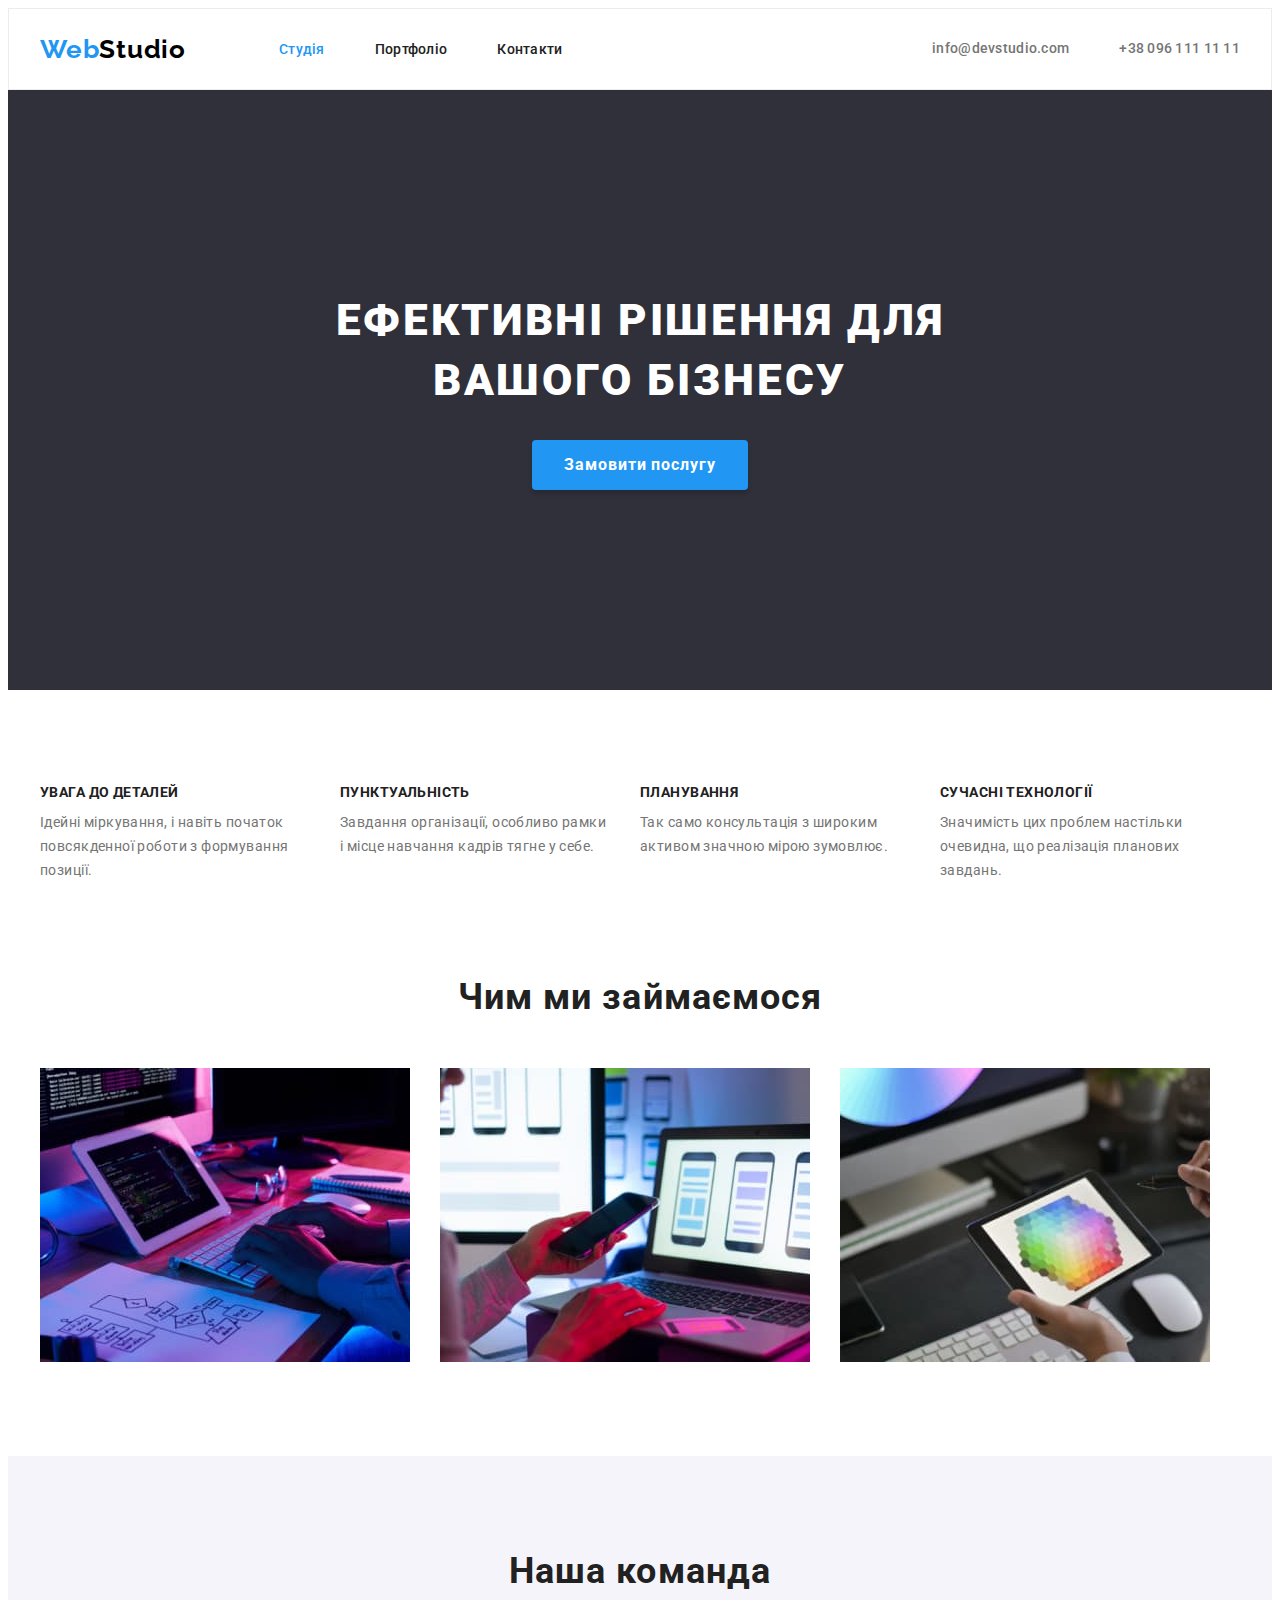
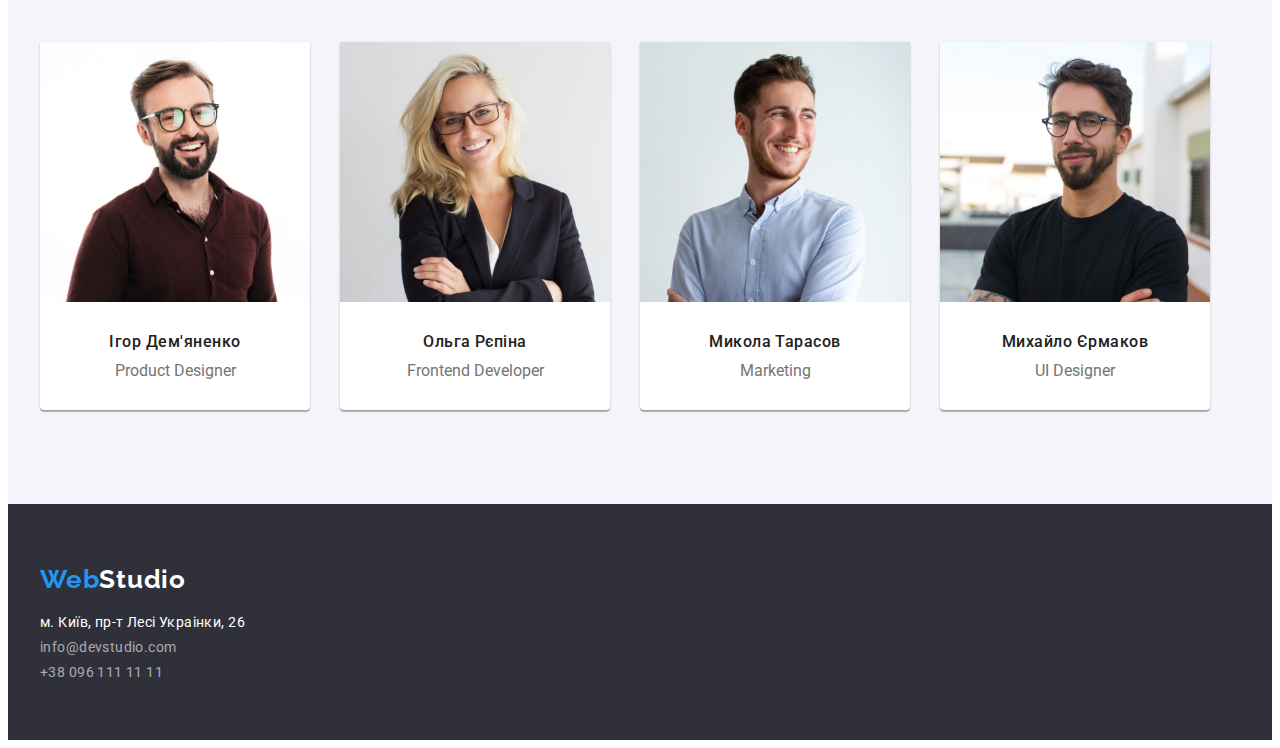
<file: index.html>
<!DOCTYPE html>
<html lang="uk">
  <head>
    <meta charset="UTF-8" />
    <meta http-equiv="X-UA-Compatible" content="IE=edge" />
    <meta name="viewport" content="width=device-width, initial-scale=1.0" />
    <title>Студія</title>

    <!----Morden Nornilize----->

    <link rel="stylesheet" href="https://cdnjs.cloudflare.com/ajax/libs/modern-normalize/1.1.0/modern-normalize.min.css" integrity="sha512-wpPYUAdjBVSE4KJnH1VR1HeZfpl1ub8YT/NKx4PuQ5NmX2tKuGu6U/JRp5y+Y8XG2tV+wKQpNHVUX03MfMFn9Q==" crossorigin="anonymous" referrerpolicy="no-referrer" />

   <!----Styles----->

    <link rel="stylesheet" href="./css/styles.css" />

    <!-------Google fonts---->
    
    <link rel="preconnect" href="https://fonts.googleapis.com" />
    <link rel="preconnect" href="https://fonts.gstatic.com" crossorigin />
    <link
      href="https://fonts.googleapis.com/css2?family=Raleway:wght@700&family=Roboto:wght@400;500;700;900&display=swap"
      rel="stylesheet"
    />
  </head>
  <body>
    <header class="site-header">
      <div class="container">
        <nav class="header-nav">
          <a class="logo" href="./index.html"
            ><span class="accent">Web</span>Studio</a
          >
          <ul class="header-nav-links">
            <li>
              <a class="nav-links current-page" href="./index.html">Студія</a>
            </li>
            <li>
              <a class="nav-links" href="./portfolio.html">Портфоліо</a>
            </li>
            <li>
              <a class="nav-links" href="#">Контакти</a>
            </li>
          </ul>
        </nav>
        <ul class="header-contacts-link">
          <li>
            <a class="contacts-link" href="mailto:info@devstudio.com"
              >info@devstudio.com</a
            >
          </li>
          <li>
            <a class="contacts-link" href="tel:380961111111">+38 096 111 11 11</a>
          </li>
      </div>
      </ul>
    </header>
    <main>
      <section class="hero section">
        <div class="container">
          <h1 class="hero-title">Ефективні рішення для вашого бізнесу</h1>
          <button type="button" class="hero-btn">Замовити послугу</button>
        </div>
      </section>
      <section class="section">
        <div class="container">
          <h2 class="visually-hidden">Особливості</h2>
          <ul class="features">
            <li>
              <h3 class="features-title">УВАГА ДО ДЕТАЛЕЙ</h3>
              <p class="features-text">
                Ідейні міркування, і навіть початок повсякденної роботи з
                формування позиції.
              </p>
            </li>
            <li>
              <h3 class="features-title">ПУНКТУАЛЬНІСТЬ</h3>
              <p class="features-text">
                Завдання організації, особливо рамки і місце навчання кадрів тягне
                у себе.
              </p>
            </li>
            <li>
              <h3 class="features-title">ПЛАНУВАННЯ</h3>
              <p class="features-text">
                Так само консультація з широким активом значною мірою зумовлює.
              </p>
            </li>
            <li>
              <h3 class="features-title">СУЧАСНІ ТЕХНОЛОГІЇ</h3>
              <p class="features-text">
                Значимість цих проблем настільки очевидна, що реалізація планових
                завдань.
              </p>
            </li>
          </ul>
        </div>
      </section>
      <section class="section about">
        <div class="container">
          <h2 class="section-title">Чим ми займаємося</h2>
          <ul class="services">
            <li>
              <img
                src="./images/services/box1.jpg"
                alt="програмування"
                width="370"
              />
            </li>
            <li>
              <img
                src="./images/services/box2.jpg"
                alt="мобільні додатки"
                width="370"
              />
            </li>
            <li>
              <img
                src="./images/services/box3.jpg"
                alt="дизайнерські рішення"
                width="370"
              />
            </li>
          </ul>
        </div>  
      </section>
      <section class="our-team section">
        <div class="container">
          <h2 class="section-title">Наша команда</h2>
          <ul class="our-team-card">
            <li class="our-team-list">
              <img
                src="./images/team/photo-Igor-Demyanenko.jpg"
                alt="перший член команди"
                width="270"
                height="260"
              />
              <div class="our-team-card-container">
                <h3 class="our-team-title">Ігор Дем'яненко</h3>
                <p class="our-team-text" lang="en">Product Designer</p>
              </div>
            </li>
            <li class="our-team-list">
              <img
                src="./images/team/photo-Olha-Repina.jpg"
                alt="другий член команди"
                width="270"
                height="260"
              />
              <div class="our-team-card-container">
                <h3 class="our-team-title">Ольга Рєпіна</h3>
                <p class="our-team-text" lang="en">Frontend Developer</p>
              </div>
            </li>
            <li class="our-team-list">
              <img
                src="./images/team/photo-Mykola-Tarasov.jpg"
                alt="третій член команди"
                width="270"
                height="260"
              />
              <div class="our-team-card-container">
                <h3 class="our-team-title">Микола Тарасов</h3>
                <p class="our-team-text" lang="en">Marketing</p>
              </div>
            </li>
            <li class="our-team-list">
              <img
                src="./images/team/photo-Mykhailo-Yermakov.jpg"
                alt="четвертий член командми"
                width="270"
                height="260"
              />
              <div class="our-team-card-container">
                <h3 class="our-team-title">Михайло Єрмаков</h3>
                <p class="our-team-text" lang="en">UI Designer</p>
              </div>
            </li>
          </ul>
        </div>
      </section>
    </main>
    <footer class="footer">
      <div class="container">
        <a class="logo-footer" href="./index.html"
          ><span class="accent">Web</span>Studio</a
        >
        <address class="footer-adress">
          <ul> 
            <li class="footer-adress-links">
              <a
                class="footer-map"
                href="https://goo.gl/maps/CPtrU1FHBa2aNyZL9"
                target="_blank"
                rel="noopener noreferrer nofollow"
                >м. Київ, пр-т Лесі Украінки, 26</a
              >
            </li>
            <li class="footer-adress-links">
              <a class="footer-contacts" href="mailto:info@devstudio.com"
                >info@devstudio.com</a
              >
            </li>
            <li class="footer-adress-links">
              <a class="footer-contacts" href="tel:380961111111"
                >+38 096 111 11 11</a
              >
            </li>
          </ul>
        </address>
      </div>
    </footer>
  </body>
</html>
</file>
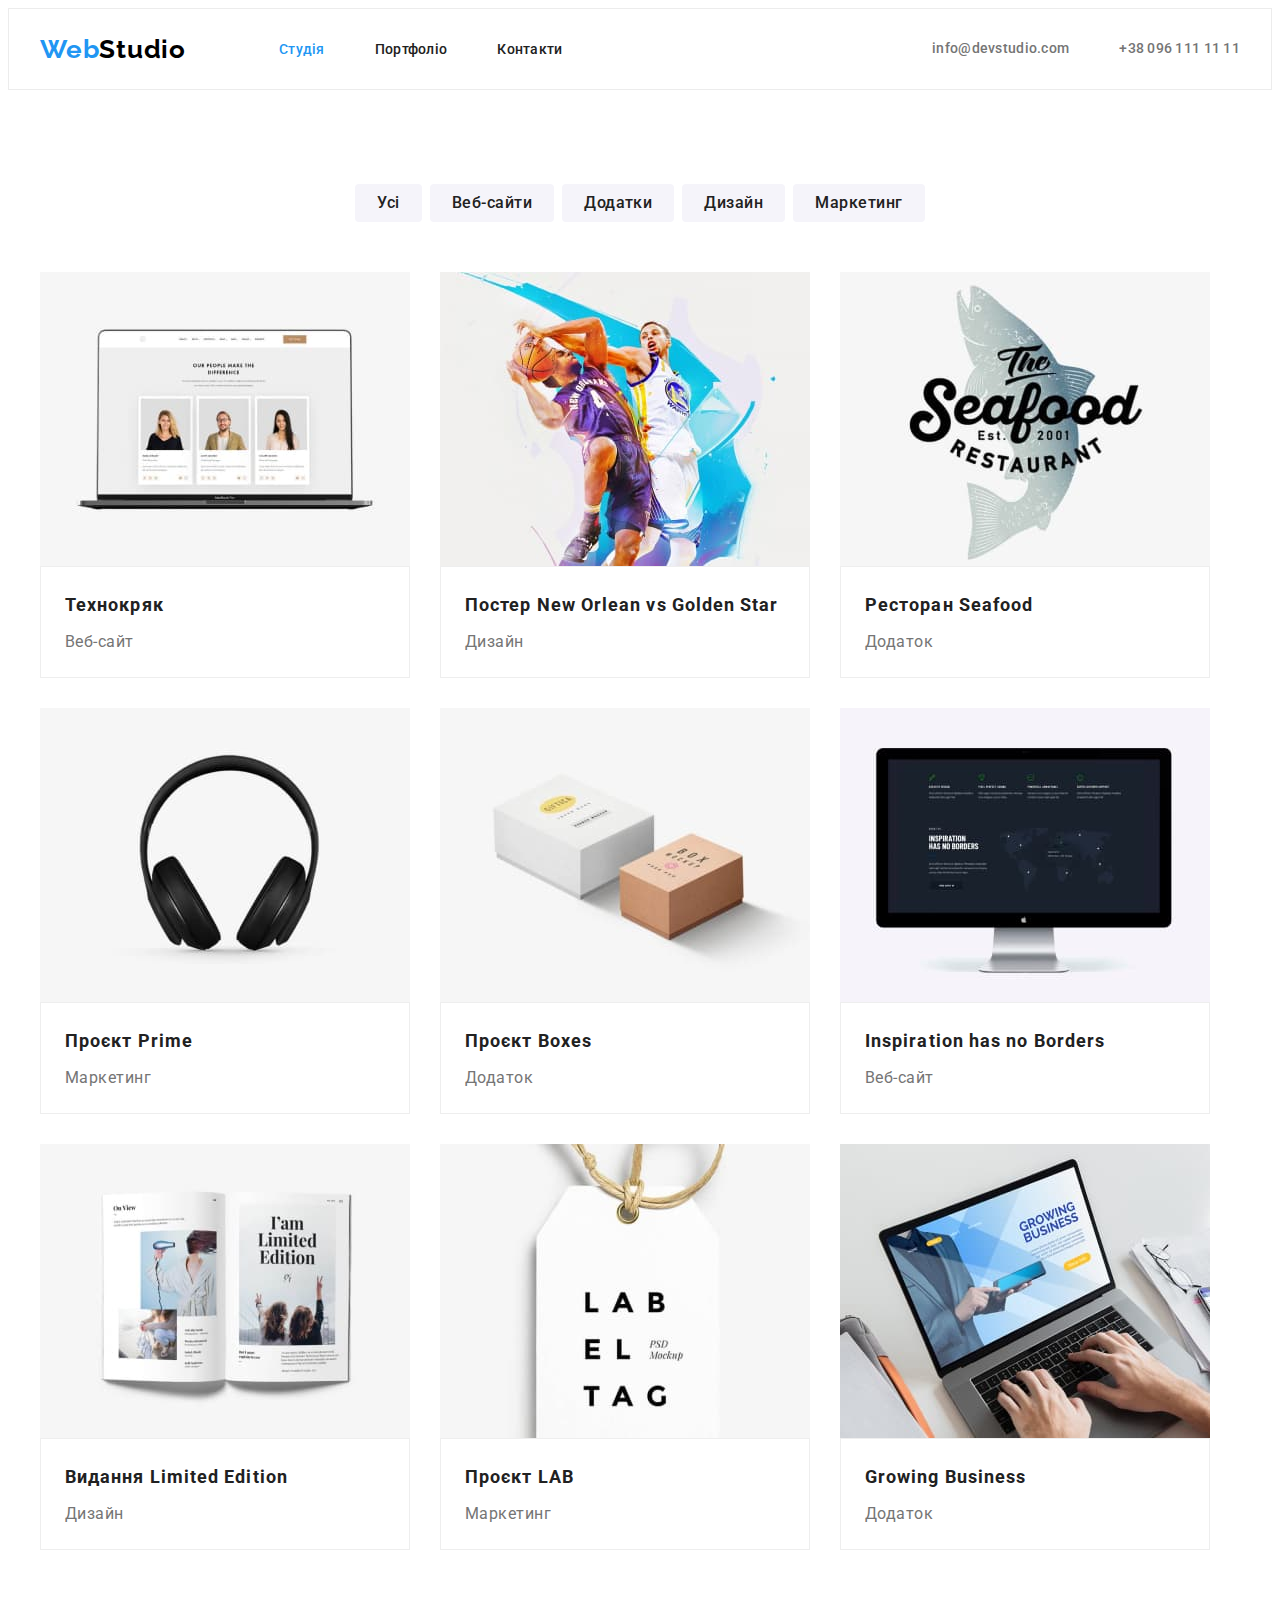
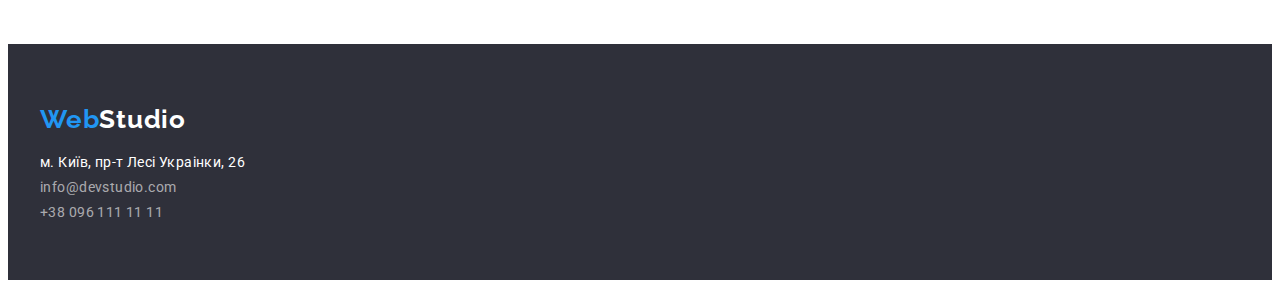
<file: portfolio.html>
<!DOCTYPE html>
<html lang="uk">
  <head>
    <meta charset="UTF-8" />
    <meta http-equiv="X-UA-Compatible" content="IE=edge" />
    <meta name="viewport" content="width=device-width, initial-scale=1.0" />
    <title>Студія</title>

    <!-- Morden Normilize-->

    <link rel="stylesheet" href="https://cdnjs.cloudflare.com/ajax/libs/modern-normalize/1.1.0/modern-normalize.min.css" integrity="sha512-wpPYUAdjBVSE4KJnH1VR1HeZfpl1ub8YT/NKx4PuQ5NmX2tKuGu6U/JRp5y+Y8XG2tV+wKQpNHVUX03MfMFn9Q==" crossorigin="anonymous" referrerpolicy="no-referrer" />

    <!-- Styles CSS -->

    <link rel="stylesheet" href="./css/styles.css" />

    <!-- Google Fonts -->

    <link rel="preconnect" href="https://fonts.googleapis.com" />
    <link rel="preconnect" href="https://fonts.gstatic.com" crossorigin />
    <link
      href="https://fonts.googleapis.com/css2?family=Raleway:wght@700&family=Roboto:wght@400;500;700;900&display=swap"
      rel="stylesheet"
    />
  </head>
  <body>
    <header class="site-header">
      <div class="container">
        <nav class="header-nav">
          <a class="logo" href="./index.html"
            ><span class="accent">Web</span>Studio</a
          >
          <ul class="header-nav-links">
            <li>
              <a class="nav-links current-page" href="./index.html">Студія</a>
            </li>
            <li>
              <a class="nav-links" href="./portfolio.html">Портфоліо</a>
            </li>
            <li>
              <a class="nav-links" href="#">Контакти</a>
            </li>
          </ul>
        </nav>
        <ul class="header-contacts-link">
          <li>
            <a class="contacts-link" href="mailto:info@devstudio.com"
              >info@devstudio.com</a
            >
          </li>
          <li>
            <a class="contacts-link" href="tel:380961111111">+38 096 111 11 11</a>
          </li>
      </div>
      </ul>
    </header>
    <main>
      <section class="section">
        <div class="container">
          <h1 class="visually-hidden">Портфоліо</h1>
            <ul class="filter">
              <li><button class="filter-btn" type="button">Усі</button></li>
              <li><button class="filter-btn" type="button">Веб-сайти</button></li>
              <li><button class="filter-btn" type="button">Додатки</button></li>
              <li><button class="filter-btn" type="button">Дизайн</button></li>
              <li><button class="filter-btn" type="button">Маркетинг</button></li>
            </ul>
          <ul class="projects">
            <li>
              <img
                src="./images/portfolio/project1.jpg"
                alt="portfolio-technokryak"
                width="370"
                height="294"
              />
              <div class="project-container">
                <h3 class="project-title">Технокряк</h3>
                <p class="progect-text">Веб-сайт</p>
              </div>
            </li>
            <li>
              <img
                src="./images/portfolio/project2.jpg"
                alt="portfolio-poster-New-Orlean-vs-Golden-Star"
                width="370"
                height="294"
              />
              <div class="project-container">
                <h3 class="project-title">
                  Постер <span lang="en">New Orlean vs Golden Star</span>
                </h3>
                <p class="progect-text">Дизайн</p>
              </div>
            </li>
            <li>
              <img
                src="./images/portfolio/project3.jpg"
                alt="portfolio-restaurant-Seafood"
                width="370"
                height="294"
              />
              <div class="project-container">
                <h3 class="project-title">
                  Ресторан <span lang="eu">Seafood</span>
                </h3>
                <p class="progect-text">Додаток</p>
              </div>
            </li>
            <li>
              <img
                src="./images/portfolio/project4.jpg"
                alt="portfolio-project-Prime"
                width="370"
                height="294"
              />
              <div class="project-container">
                <h3 class="project-title">Проєкт <span lang="eu">Prime</span></h3>
                <p class="progect-text">Маркетинг</p>
              </div>
            </li>
            <li>
              <img
                src="./images/portfolio/project5.jpg"
                alt="portfolio-project-Boxes"
                width="370"
                height="294"
              />
              <div class="project-container">
                <h3 class="project-title">Проєкт <span lang="en">Boxes</span></h3>
                <p class="progect-text">Додаток</p>
              </div>
            </li>
            <li>
              <img
                src="./images/portfolio/project6.jpg"
                alt="portfolio-web-site-Inspiration-has-no-Borders"
                width="370"
                height="294"
              />
              <div class="project-container">
                <h3 class="project-title" lang="en">Inspiration has no Borders</h3>
                <p class="progect-text">Веб-сайт</p>
              </div>
            </li>
            <li>
              <img
                src="./images/portfolio/project7.jpg"
                alt="portfolio-Limited-Edition"
                width="370"
                height="294"
              />
              <div class="project-container">
                <h3 class="project-title">
                  Видання <span lang="en">Limited Edition</span>
                </h3>
                <p class="progect-text">Дизайн</p>
              </div>
            </li>
            <li>
              <img
                src="./images/portfolio/project8.jpg"
                alt="portfolio-project-LAB"
                width="370"
                height="294"
              />
              <div class="project-container">
                <h3 class="project-title">Проєкт LAB</h3>
                <p class="progect-text">Маркетинг</p>
              </div>
            </li>
            <li>
              <img
                src="./images/portfolio/project9.jpg"
                alt="portfolio-Growing-Business"
                width="370"
                height="294"
              />
              <div class="project-container">
                <h3 class="project-title" lang="en">Growing Business</h3>
                <p class="progect-text">Додаток</p>
              </div>
            </li>
          </ul>
        </div>
      </section>
    </main>
    <footer class="footer">
      <div class="container">
        <a class="logo-footer" href="./index.html"
          ><span class="accent">Web</span>Studio</a
        >
        <address class="footer-adress">
          <ul>
            <li class="footer-adress-links">
              <a
                class="footer-map"
                href="https://goo.gl/maps/CPtrU1FHBa2aNyZL9"
                target="_blank"
                rel="noopener noreferrer nofollow"
                >м. Київ, пр-т Лесі Украінки, 26</a
              >
            </li>
            <li class="footer-adress-links">
              <a class="footer-contacts" href="mailto:info@devstudio.com"
                >info@devstudio.com</a
              >
            </li>
            <li class="footer-adress-links">
              <a class="footer-contacts" href="tel:380961111111"
                >+38 096 111 11 11</a
              >
            </li>
          </ul>
        </address>
      </div>
    </footer>
  </body>
</html>
</file>
<file: css/styles.css>
* {
  list-style: none;
  text-decoration: none;
}

ul {
  margin: 0;
  padding: 0;
}

h1,h2,h3,p {
  margin: 0;
}

img {
  display: block;
  max-width: 100%;
  height: auto;
}

:root {
  --colorOfHearders: #212121;
  --colorOfParagraphs: #757575;
  --activeSelection: #2196F3;
  --addColor: #FFFFFF;
  --backgroundFooter: #2F303A;

}

body {
  background-color: var(--addColor);
  color: var(--colorOfHearders);
  font-family: 'Roboto', sans-serif;
  font-size: 14px;
}

a {
  color: inherit;
}

.container{
  width: 1200px;
  padding: 0 15px;
  margin-left: auto;
  margin-right: auto;
  
}
.section {
  padding-top: 94px;
  padding-bottom: 94px;
}

/*----------------------HEADER-----------------------*/

.site-header {
  border: 1px solid #ECECEC;

}

.site-header .container {
  display: flex;
  align-items: center;
  justify-content: space-between;

}

.header-nav {
  display: flex;
  align-items: center;
}

.header-nav-links {
  display: flex;
  gap: 50px;

}

.logo {
  font-family: 'Raleway';
  font-style: normal;
  font-weight: 700;
  font-size: 26px;
  letter-spacing: 0.03em;
  color: #000000;
  display: inline-block;
  margin-right: 93px;

}

.accent {
  color: var(--activeSelection);
}

.nav-links {
  font-weight: 500;
  line-height: calc(16/14);
  letter-spacing: 0.02em;
  display: block;
  padding-bottom: 32px;
  padding-top: 32px;
}

.nav-links:hover,
.nav-links:focus {
  color: var(--activeSelection);
}

.current-page {
  color: var(--activeSelection);
}

.contacts-link {
  font-weight: 500;
  line-height: 1.14;
  letter-spacing: 0.02em;
  color: var(--colorOfParagraphs);
  display: block;
  padding-top: 32px;
  padding-bottom: 32px;
}

.contacts-link:hover,
.contacts-link:focus {
color: var(--activeSelection);
}

.header-contacts-link {
  display: flex;
  gap: 50px;
}

/*----------------------HERO--------------------------*/

.hero {
  background: var(--backgroundFooter);
  padding-top: 200px;
  padding-bottom: 200px;
  text-align: center;

}

.hero-title {
  font-weight: 900;
  font-size: 44px;
  letter-spacing: 0.06em;
  text-transform: uppercase;
  color:var(--addColor);
  line-height: calc(60/44);
  width: 696px;
  margin-bottom: 30px;
  margin-left: auto;
  margin-right: auto;


}

.hero-btn{
  background-color: var(--activeSelection);
  color: var(--addColor);
  letter-spacing: 0.06em;
  font-family: inherit;
  font-style: normal;
  font-weight: 700;
  font-size: 16px;
  line-height: calc(30/16);
  box-shadow: 0px 4px 4px rgba(0, 0, 0, 0.15);
  border-radius: 4px;
  border: none;
  cursor: pointer;
  display: inline-block;
  padding: 10px 32px;
  min-width: 216px;
  min-height: 50px;

}

.hero-btn:focus,
.hero-btn:hover,
.hero-btn:active {   
  background: #188CE8;
  box-shadow: 0px 4px 4px rgba(0, 0, 0, 0.15);
  border-radius: 4px;
}     

/*----------------------FEATURES-------------------*/

.features {
  display: flex;
  gap: 30px;
}

.features-title {
  font-size: 14px;
  letter-spacing: 0.03em; 
  text-transform: uppercase;
  line-height: calc(16/14);
  margin-bottom: 10px;


}

.features-text {
  color: var(--colorOfParagraphs);
  font-weight: 400;
  line-height: calc(24/14);
  letter-spacing: 0.03em;
  width: 270px;
}

/*------------------OUR SERVICES---------------------*/

.about {
  padding-top: 0;
}
.section-title {
  font-size: 36px;
  line-height: calc(42/36);
  text-align: center;
  letter-spacing: 0.03em;
  margin-bottom: 50px;
}

.services {
  display: flex;
  gap: 30px;
}



/*-----------------OUR TEAM------------------------*/

.our-team {
background-color: #F5F4FA;
}

.our-team-card {
  display: flex;
}

.our-team-card-container {
  padding: 30px 0;
}

.our-team-list {
  background-color: var(--addColor);
  box-shadow: 0px 1px 3px rgba(0, 0, 0, 0.12), 0px 1px 1px rgba(0, 0, 0, 0.14), 0px 2px 1px rgba(0, 0, 0, 0.2);
  border-radius: 0px 0px 4px 4px;
  margin-right: 30px;
}

.our-team-title {
  font-weight: 500;
  font-size: 16px;
  line-height: calc(19/16);
  letter-spacing: 0.03em;
  text-align: center;
  margin-bottom: 10px;

  }

.our-team-list:last-child{
  margin-right: 0;
}  

.our-team-text {
  color: var(--colorOfParagraphs);
  text-align: center;
  font-size: 16px;
  line-height: calc(19/16);
}

/*-------------------FOOTER--------------------*/

.footer {
  background-color: var(--backgroundFooter);
  padding-top: 60px;
  padding-bottom: 60px;
}

.footer-adress {
  font-style: normal;
}

.footer-contacts {
  color: rgba(255, 255, 255, 0.6);
  font-weight: 400;
  letter-spacing: 0.03em;
  }


.footer-contacts:hover,
.footer-contacts:focus {
color: var(--activeSelection);
}

.footer-map {
  color: var(--addColor);
  letter-spacing: 0.03em;
  }


.logo-footer {
  font-family: 'Raleway';
  font-style: normal;
  font-weight: 700;
  font-size: 26px;
  letter-spacing: 0.03em;
  color: var(--addColor);
  display: inline-block;
  margin-bottom: 20px;
}

.footer-adress-links:not(:last-child) {
  margin-bottom:  9px;
}


/*---------------PORTFOLIO---------------------*/
/*---------------FILTRES------------------------*/

.visually-hidden {
  position: absolute;
  white-space: nowrap;
  width: 1px;
  height: 1px;
  overflow: hidden;
  border: 0;
  padding: 0;
  clip: rect(0 0 0 0);
  clip-path: inset(50%);
  margin: -1px;
}

.filter{
  display:flex;
  margin-bottom: 50px;
  justify-content: center;
  gap: 8px;

}

.filter-btn {
  font-family: inherit;
  font-style: normal;
  font-weight: 500;
  font-size: 16px;
  line-height: calc(26/16);
  text-align: center;
  letter-spacing: 0.03em;
  color: var(--colorOfHearders);
  background: #F5F4FA;
  border-radius: 4px;
  border: none;
  cursor: pointer;
  padding: 6px 22px;
}

.filter-btn:hover,
.filter-btn:focus {
  color: var(--addColor);
  background-color: var(--activeSelection);
  box-shadow: 0px 3px 1px rgba(0, 0, 0, 0.1), 0px 1px 2px rgba(0, 0, 0, 0.08), 0px 2px 2px rgba(0, 0, 0, 0.12);
}

/*----------------------PROJECTS----------------*/


.projects{
  display: flex;
  flex-wrap: wrap;
  align-content: center;
  gap: 30px;

}
.project-title {
  line-height: calc(36/18);
  letter-spacing: 0.06em;
  font-size: 18px;
  margin-bottom: 4px;
}

.progect-text {
  font-size: 16px;
  line-height: calc(30/16);
  letter-spacing: 0.03em;
  color: var(--colorOfParagraphs);
}

.project-container {
  padding: 20px 24px;
  background: #FFFFFF;
  border: 1px solid #EEEEEE;

}

.projects > li {
  width: 370px;
}
</file>
